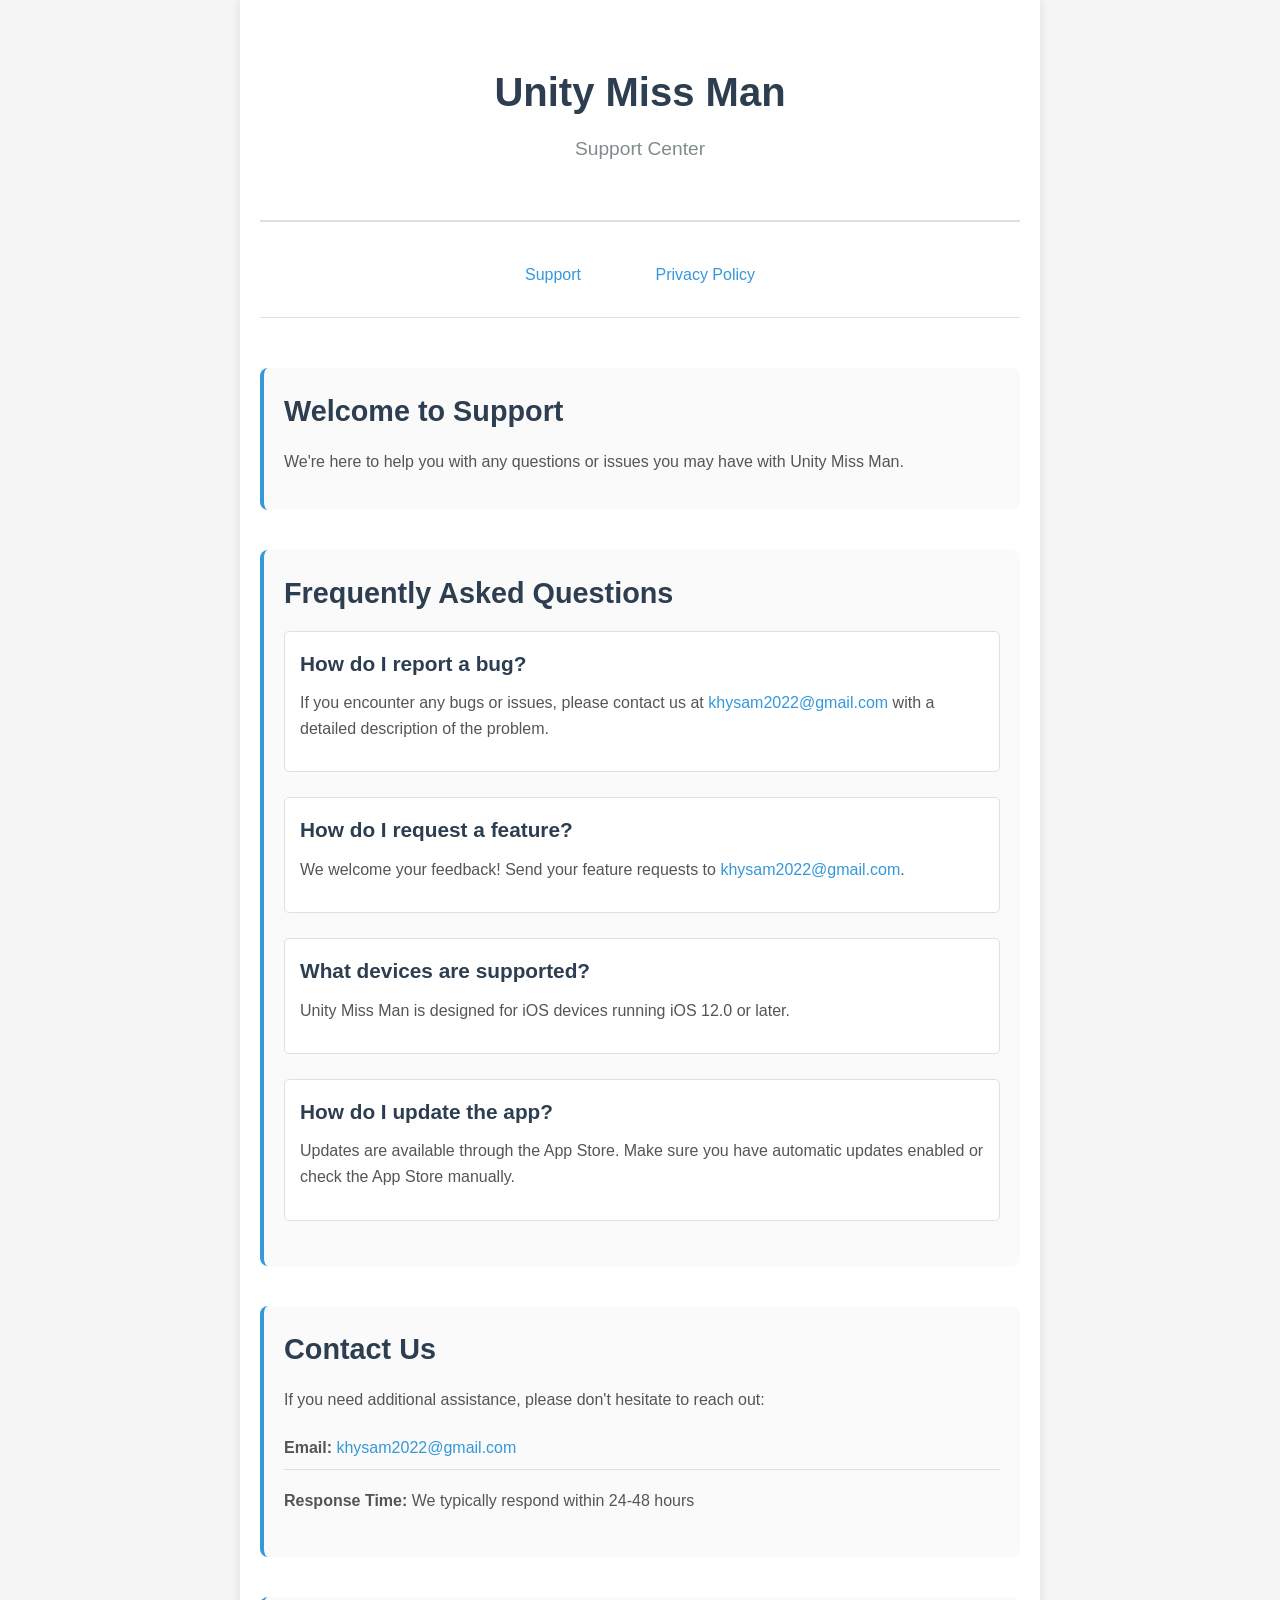
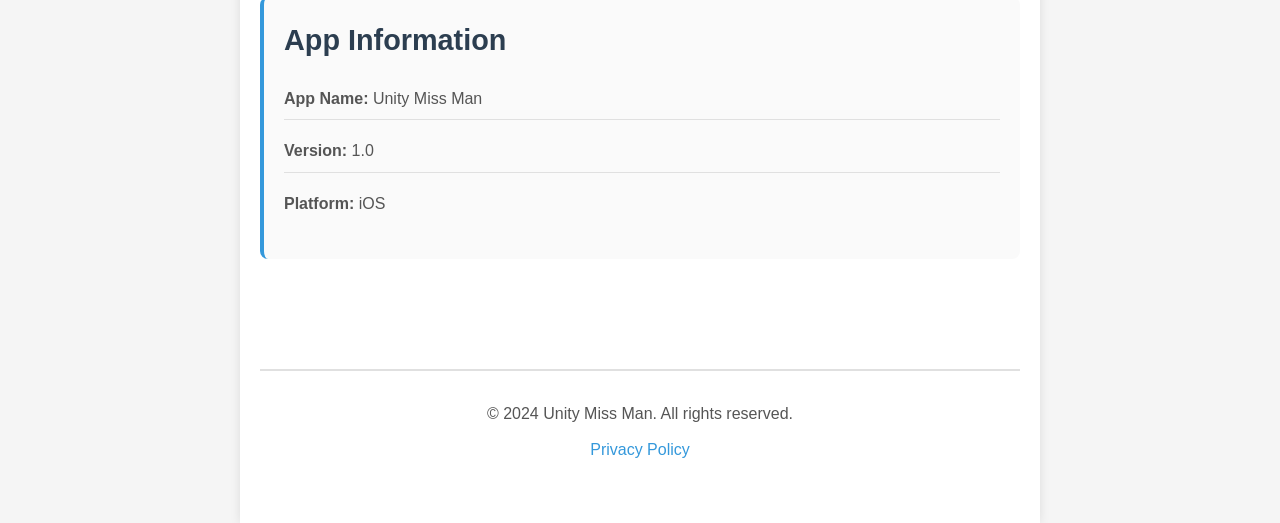
<file: docs/index.html>
<!DOCTYPE html>
<html lang="en">
<head>
    <meta charset="UTF-8">
    <meta name="viewport" content="width=device-width, initial-scale=1.0">
    <title>Support - Unity Miss Man</title>
    <link rel="stylesheet" href="styles.css">
</head>
<body>
    <div class="container">
        <header>
            <h1>Unity Miss Man</h1>
            <p class="subtitle">Support Center</p>
        </header>

        <nav>
            <a href="index.html">Support</a>
            <a href="privacy-policy.html">Privacy Policy</a>
        </nav>

        <main>
            <section class="support-section">
                <h2>Welcome to Support</h2>
                <p>We're here to help you with any questions or issues you may have with Unity Miss Man.</p>
            </section>

            <section class="support-section">
                <h2>Frequently Asked Questions</h2>
                
                <div class="faq-item">
                    <h3>How do I report a bug?</h3>
                    <p>If you encounter any bugs or issues, please contact us at <a href="mailto:khysam2022@gmail.com">khysam2022@gmail.com</a> with a detailed description of the problem.</p>
                </div>

                <div class="faq-item">
                    <h3>How do I request a feature?</h3>
                    <p>We welcome your feedback! Send your feature requests to <a href="mailto:khysam2022@gmail.com">khysam2022@gmail.com</a>.</p>
                </div>

                <div class="faq-item">
                    <h3>What devices are supported?</h3>
                    <p>Unity Miss Man is designed for iOS devices running iOS 12.0 or later.</p>
                </div>

                <div class="faq-item">
                    <h3>How do I update the app?</h3>
                    <p>Updates are available through the App Store. Make sure you have automatic updates enabled or check the App Store manually.</p>
                </div>
            </section>

            <section class="support-section">
                <h2>Contact Us</h2>
                <p>If you need additional assistance, please don't hesitate to reach out:</p>
                <ul class="contact-list">
                    <li><strong>Email:</strong> <a href="mailto:khysam2022@gmail.com">khysam2022@gmail.com</a></li>
                    <li><strong>Response Time:</strong> We typically respond within 24-48 hours</li>
                </ul>
            </section>

            <section class="support-section">
                <h2>App Information</h2>
                <ul class="info-list">
                    <li><strong>App Name:</strong> Unity Miss Man</li>
                    <li><strong>Version:</strong> 1.0</li>
                    <li><strong>Platform:</strong> iOS</li>
                </ul>
            </section>
        </main>

        <footer>
            <p>&copy; 2024 Unity Miss Man. All rights reserved.</p>
            <p><a href="privacy-policy.html">Privacy Policy</a></p>
        </footer>
    </div>
</body>
</html>
</file>
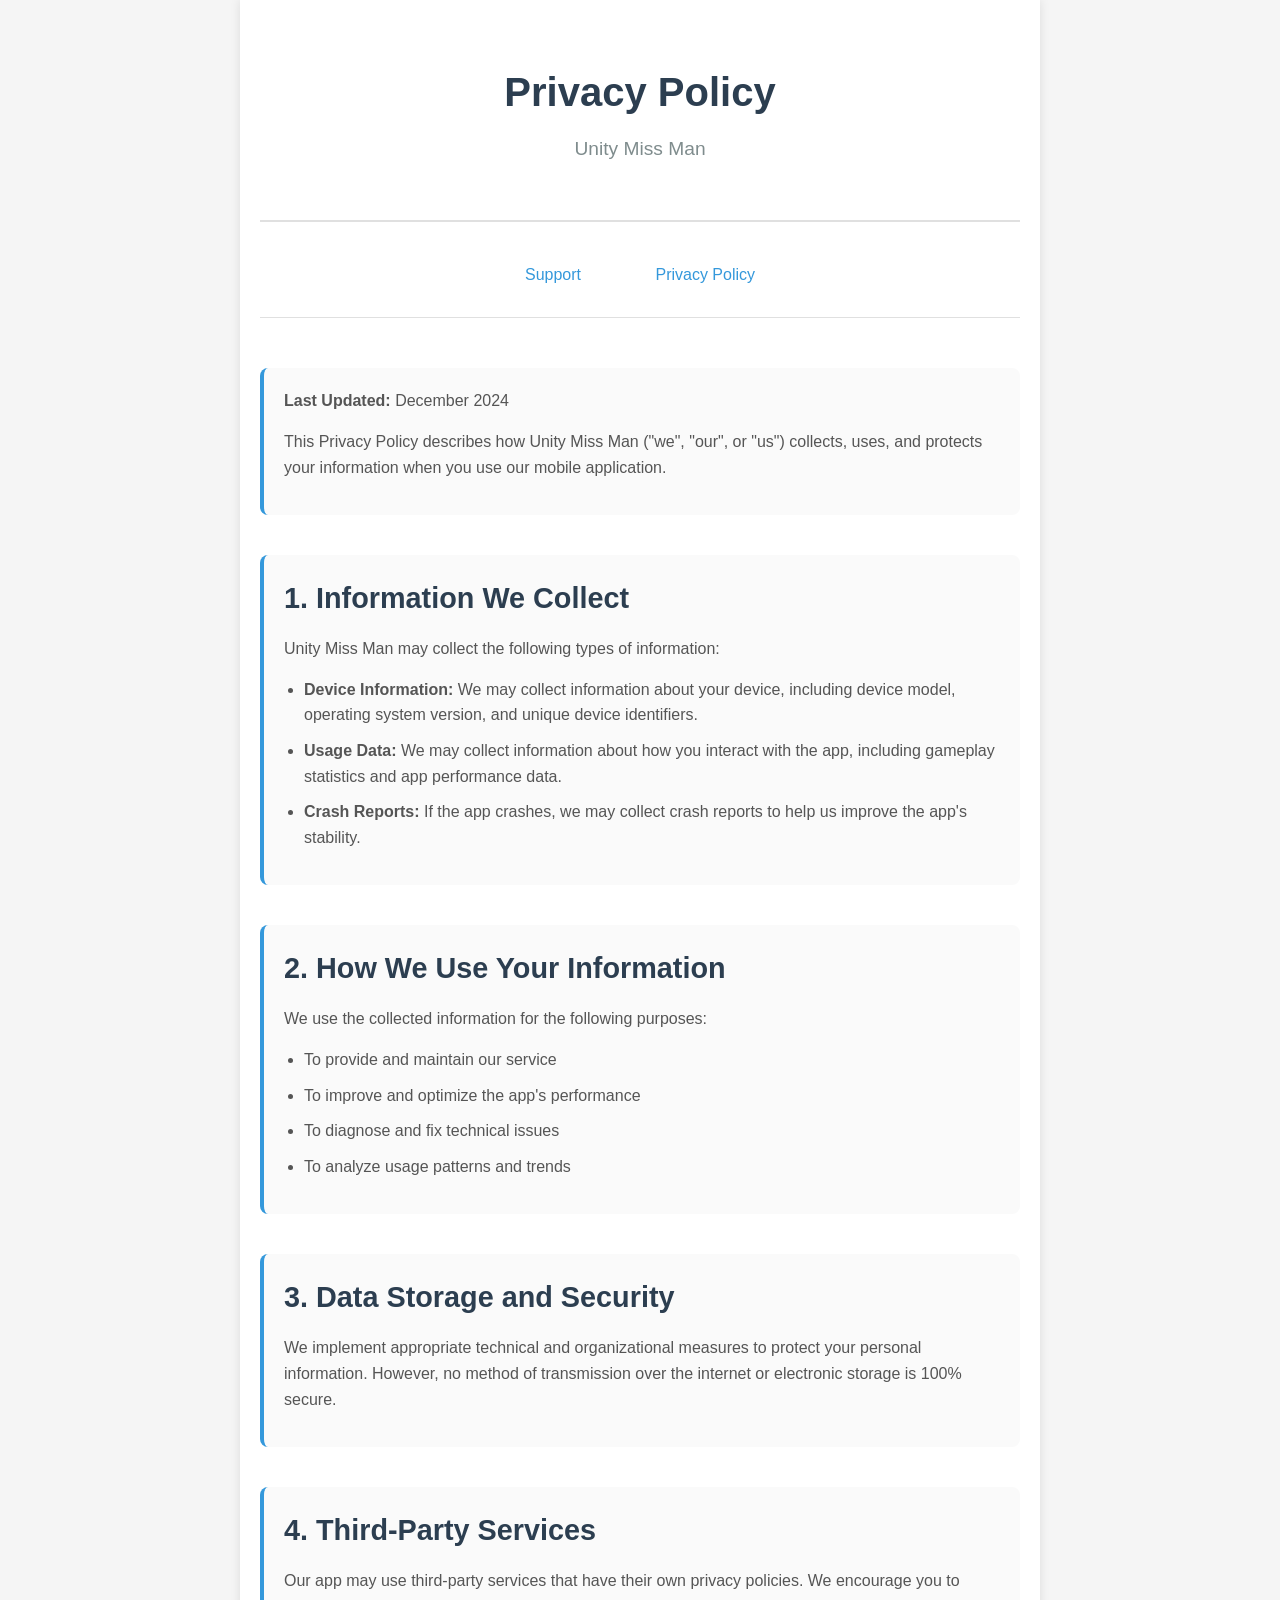
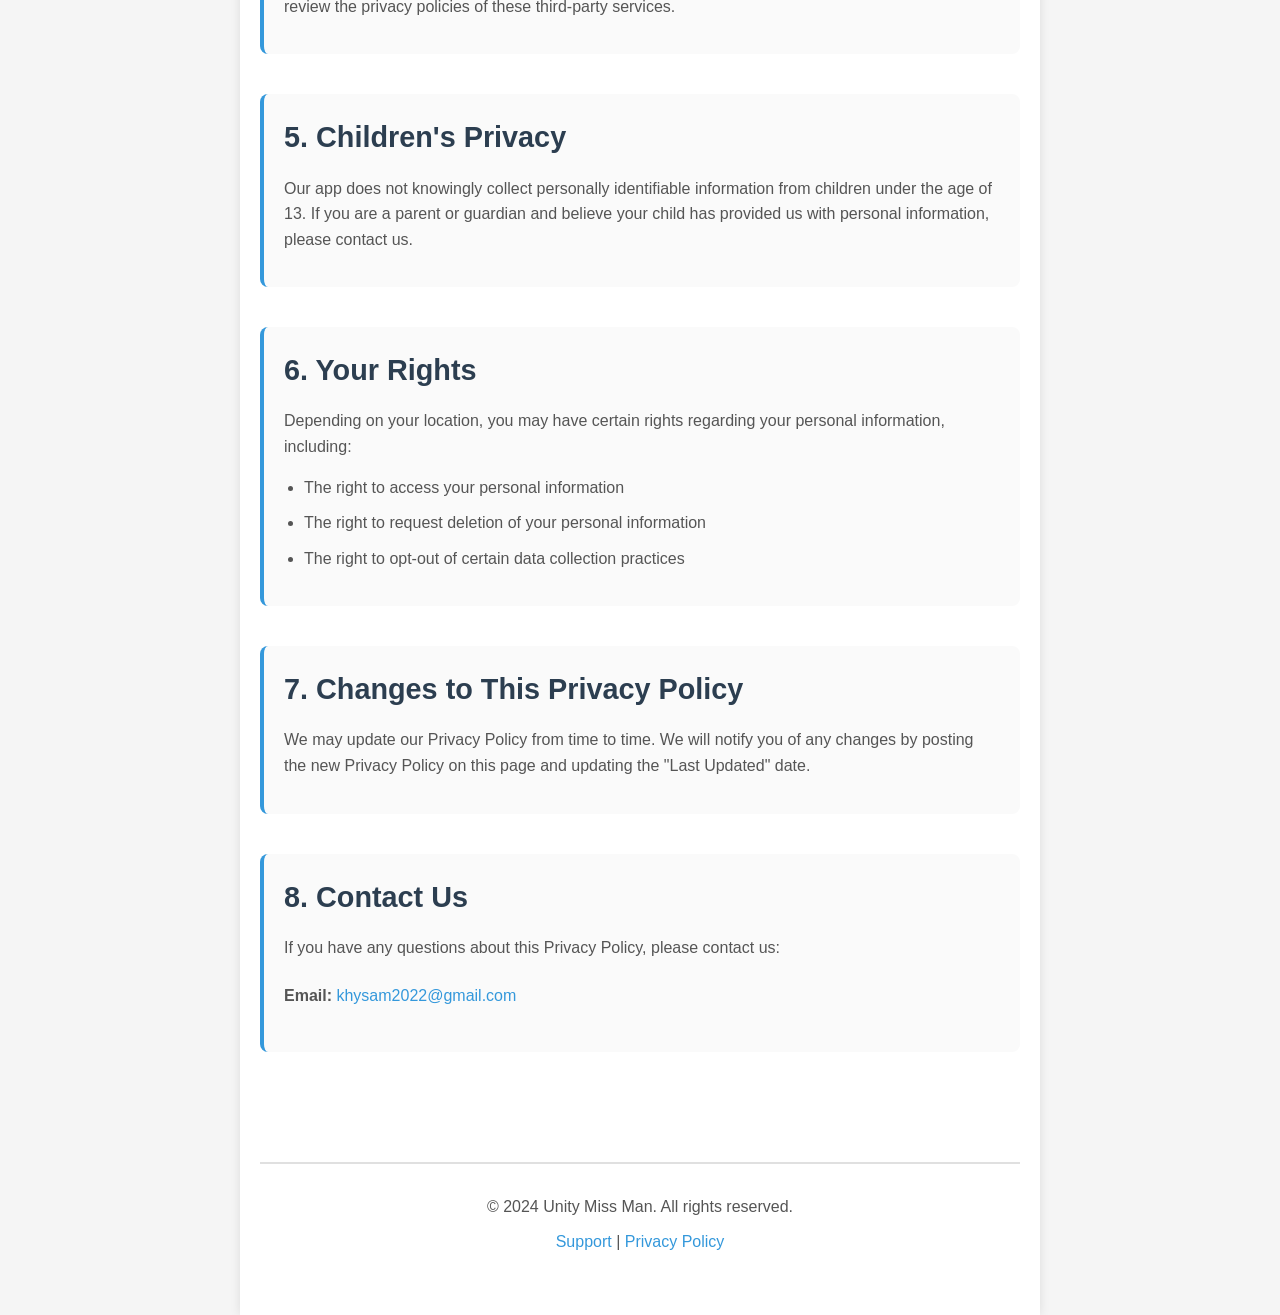
<file: docs/privacy-policy.html>
<!DOCTYPE html>
<html lang="en">
<head>
    <meta charset="UTF-8">
    <meta name="viewport" content="width=device-width, initial-scale=1.0">
    <title>Privacy Policy - Unity Miss Man</title>
    <link rel="stylesheet" href="styles.css">
</head>
<body>
    <div class="container">
        <header>
            <h1>Privacy Policy</h1>
            <p class="subtitle">Unity Miss Man</p>
        </header>

        <nav>
            <a href="index.html">Support</a>
            <a href="privacy-policy.html">Privacy Policy</a>
        </nav>

        <main>
            <section class="policy-section">
                <p><strong>Last Updated:</strong> <span id="last-updated">December 2024</span></p>
                
                <p>This Privacy Policy describes how Unity Miss Man ("we", "our", or "us") collects, uses, and protects your information when you use our mobile application.</p>
            </section>

            <section class="policy-section">
                <h2>1. Information We Collect</h2>
                <p>Unity Miss Man may collect the following types of information:</p>
                <ul>
                    <li><strong>Device Information:</strong> We may collect information about your device, including device model, operating system version, and unique device identifiers.</li>
                    <li><strong>Usage Data:</strong> We may collect information about how you interact with the app, including gameplay statistics and app performance data.</li>
                    <li><strong>Crash Reports:</strong> If the app crashes, we may collect crash reports to help us improve the app's stability.</li>
                </ul>
            </section>

            <section class="policy-section">
                <h2>2. How We Use Your Information</h2>
                <p>We use the collected information for the following purposes:</p>
                <ul>
                    <li>To provide and maintain our service</li>
                    <li>To improve and optimize the app's performance</li>
                    <li>To diagnose and fix technical issues</li>
                    <li>To analyze usage patterns and trends</li>
                </ul>
            </section>

            <section class="policy-section">
                <h2>3. Data Storage and Security</h2>
                <p>We implement appropriate technical and organizational measures to protect your personal information. However, no method of transmission over the internet or electronic storage is 100% secure.</p>
            </section>

            <section class="policy-section">
                <h2>4. Third-Party Services</h2>
                <p>Our app may use third-party services that have their own privacy policies. We encourage you to review the privacy policies of these third-party services.</p>
            </section>

            <section class="policy-section">
                <h2>5. Children's Privacy</h2>
                <p>Our app does not knowingly collect personally identifiable information from children under the age of 13. If you are a parent or guardian and believe your child has provided us with personal information, please contact us.</p>
            </section>

            <section class="policy-section">
                <h2>6. Your Rights</h2>
                <p>Depending on your location, you may have certain rights regarding your personal information, including:</p>
                <ul>
                    <li>The right to access your personal information</li>
                    <li>The right to request deletion of your personal information</li>
                    <li>The right to opt-out of certain data collection practices</li>
                </ul>
            </section>

            <section class="policy-section">
                <h2>7. Changes to This Privacy Policy</h2>
                <p>We may update our Privacy Policy from time to time. We will notify you of any changes by posting the new Privacy Policy on this page and updating the "Last Updated" date.</p>
            </section>

            <section class="policy-section">
                <h2>8. Contact Us</h2>
                <p>If you have any questions about this Privacy Policy, please contact us:</p>
                <ul class="contact-list">
                    <li><strong>Email:</strong> <a href="mailto:khysam2022@gmail.com">khysam2022@gmail.com</a></li>
                </ul>
            </section>
        </main>

        <footer>
            <p>&copy; 2024 Unity Miss Man. All rights reserved.</p>
            <p><a href="index.html">Support</a> | <a href="privacy-policy.html">Privacy Policy</a></p>
        </footer>
    </div>
</body>
</html>
</file>
<file: docs/styles.css>
* {
    margin: 0;
    padding: 0;
    box-sizing: border-box;
}

body {
    font-family: -apple-system, BlinkMacSystemFont, 'Segoe UI', Roboto, Oxygen, Ubuntu, Cantarell, sans-serif;
    line-height: 1.6;
    color: #333;
    background-color: #f5f5f5;
}

.container {
    max-width: 800px;
    margin: 0 auto;
    padding: 20px;
    background-color: #ffffff;
    min-height: 100vh;
    box-shadow: 0 0 10px rgba(0, 0, 0, 0.1);
}

header {
    text-align: center;
    padding: 40px 20px;
    border-bottom: 2px solid #e0e0e0;
    margin-bottom: 30px;
}

header h1 {
    color: #2c3e50;
    font-size: 2.5em;
    margin-bottom: 10px;
}

.subtitle {
    color: #7f8c8d;
    font-size: 1.2em;
}

nav {
    text-align: center;
    margin-bottom: 30px;
    padding-bottom: 20px;
    border-bottom: 1px solid #e0e0e0;
}

nav a {
    display: inline-block;
    margin: 0 15px;
    padding: 10px 20px;
    text-decoration: none;
    color: #3498db;
    font-weight: 500;
    border-radius: 5px;
    transition: background-color 0.3s;
}

nav a:hover {
    background-color: #ecf0f1;
}

main {
    padding: 20px 0;
}

.support-section,
.policy-section {
    margin-bottom: 40px;
    padding: 20px;
    background-color: #fafafa;
    border-radius: 8px;
    border-left: 4px solid #3498db;
}

h2 {
    color: #2c3e50;
    margin-bottom: 15px;
    font-size: 1.8em;
}

h3 {
    color: #34495e;
    margin-bottom: 10px;
    margin-top: 20px;
    font-size: 1.3em;
}

p {
    margin-bottom: 15px;
    color: #555;
}

ul {
    margin-left: 20px;
    margin-bottom: 15px;
}

li {
    margin-bottom: 10px;
    color: #555;
}

a {
    color: #3498db;
    text-decoration: none;
}

a:hover {
    text-decoration: underline;
}

.faq-item {
    margin-bottom: 25px;
    padding: 15px;
    background-color: #ffffff;
    border-radius: 5px;
    border: 1px solid #e0e0e0;
}

.faq-item h3 {
    margin-top: 0;
    color: #2c3e50;
}

.contact-list,
.info-list {
    list-style: none;
    margin-left: 0;
}

.contact-list li,
.info-list li {
    padding: 8px 0;
    border-bottom: 1px solid #e0e0e0;
}

.contact-list li:last-child,
.info-list li:last-child {
    border-bottom: none;
}

footer {
    text-align: center;
    padding: 30px 20px;
    margin-top: 50px;
    border-top: 2px solid #e0e0e0;
    color: #7f8c8d;
}

footer p {
    margin-bottom: 10px;
}

footer a {
    color: #3498db;
}

@media (max-width: 600px) {
    header h1 {
        font-size: 2em;
    }
    
    .container {
        padding: 10px;
    }
    
    nav a {
        display: block;
        margin: 5px 0;
    }
    
    .support-section,
    .policy-section {
        padding: 15px;
    }
}
</file>
